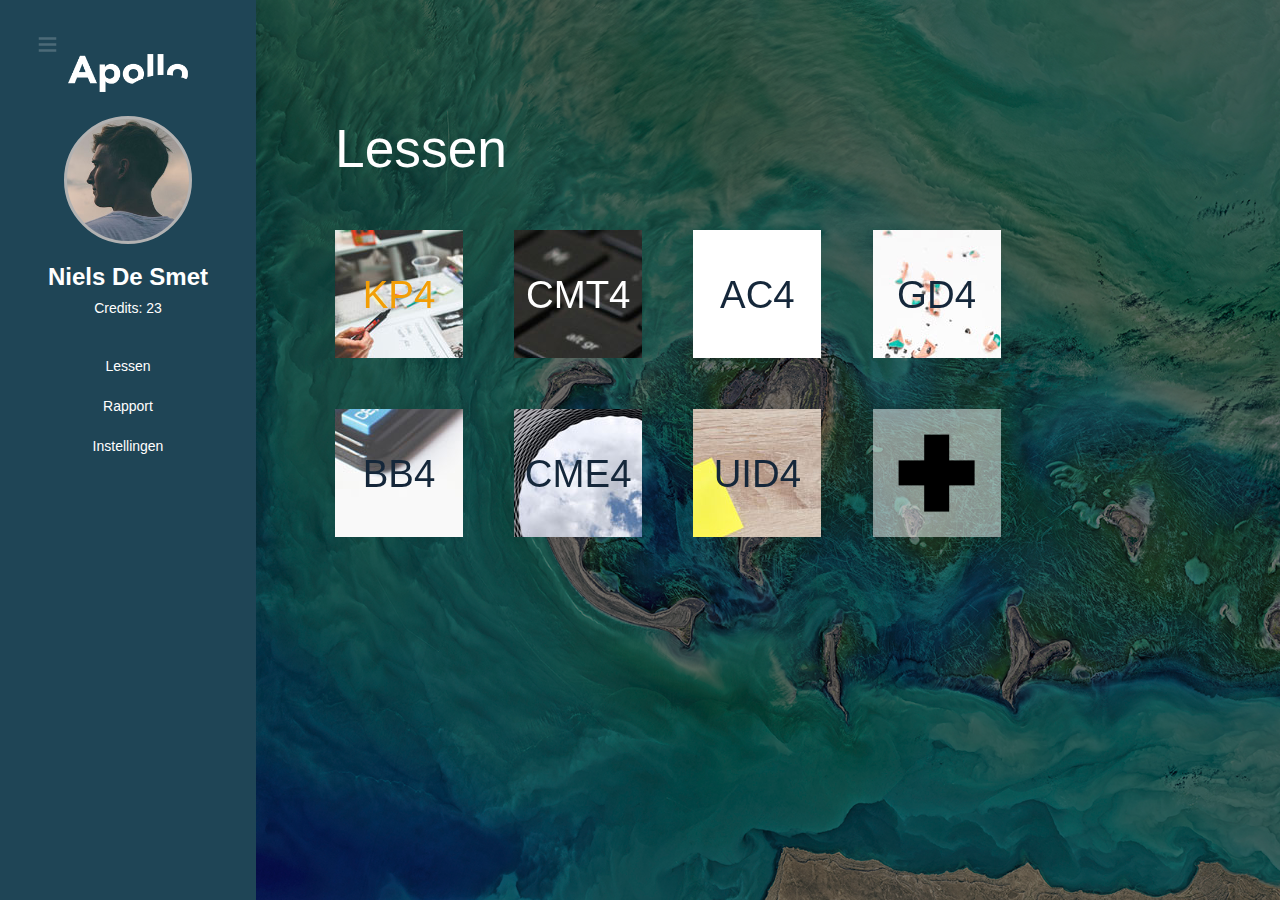
<file: dashboard.html>
<!doctype html>
<html>

<head>
	<title>Apollo</title>
	<link rel="stylesheet" type="text/css" href="css/reset.css">
	<link rel="stylesheet" type="text/css" href="css/style.css">
	<link href="https://fonts.googleapis.com/css?family=Roboto:300,500,900" rel="stylesheet">
	<link href="https://fonts.googleapis.com/css?family=Roboto+Slab:400,700" rel="stylesheet">
	<link rel="stylesheet" type="text/css" href="https://maxcdn.bootstrapcdn.com/bootstrap/3.3.7/css/bootstrap.min.css">
	<meta charset="utf-8">
	<meta name="viewport" content="width=device-width, initial-scale=1, maximum-scale=1, user-scalable=no">
</head>

<body>

	<div class="container-fluid achtergrond"></div>
	<div class="container-fluid achtergrondOverlay"></div>

	<div class="menuDisplayed" id="wrapper">

		<!-- Sidebar -->
		<div id="sidebar-wrapper">
			<ul class="sidebar-nav">
				<img class="logoNav" src="./images/LogoWit.png" alt="Logo">
				<div class="eigenFoto"></div>
				<h3 class="sidebar-naam">Niels De Smet</h3>
				<h5>Credits: 23</h5>
				<li><a href="dashboard.html">Lessen</a></li>
				<li><a href="#">Rapport</a></li>
				<li><a href="#">Instellingen</a></li>
			</ul>
		</div>



		<div id="page-content-wrapper">
			<a class="knopFixed" id="menu-toggle" href="#">
				<div class="hamburger">
					<div id="rect1"></div>
					<div id="rect2"></div>
					<div id="rect3"></div>
				</div>
			</a>

			<!-- Page content -->

			<div class="container-fluid">
				<div class="row">
					<div class=" ad col-lg-12">
						<h1 class="hoofdtitel">Lessen</h1>
					</div>
				</div>
				<div class="lessen">
					<div class="les les1">KP4
						<a class="insideLes" href="vragenlijst.html">Vragenlijst</a>
						<a class="insideLes" href="toets.html">Toets</a>
						<a class="insideLes" href="#">...</a>
					</div>
					<div class="les les2">CMT4
						<a class="insideLes" href="vragenlijst.html">Vragenlijst</a>
						<a class="insideLes" href="toets.html">Toets</a>
						<a class="insideLes" href="#">...</a>
					</div>
					<div class="les les3">AC4
						<a class="insideLes" href="vragenlijst.html">Vragenlijst</a>
						<a class="insideLes" href="toets.html">Toets</a>
						<a class="insideLes" href="#">...</a>
					</div>
					<div class="les les4">GD4
						<a class="insideLes" href="vragenlijst.html">Vragenlijst</a>
						<a class="insideLes" href="toets.html">Toets</a>
						<a class="insideLes" href="#">...</a>
					</div>
					<div class="les les5">BB4
						<a class="insideLes" href="vragenlijst.html">Vragenlijst</a>
						<a class="insideLes" href="toets.html">Toets</a>
						<a class="insideLes" href="#">...</a>
					</div>
					<div class="les les6">CME4
						<a class="insideLes" href="vragenlijst.html">Vragenlijst</a>
						<a class="insideLes" href="toets.html">Toets</a>
						<a class="insideLes" href="#">...</a>
					</div>
					<div class="les les7">UID4
						<a class="insideLes" href="vragenlijst.html">Vragenlijst</a>
						<a class="insideLes" href="toets.html">Toets</a>
						<a class="insideLes" href="#">...</a>
					</div>
					<a href="#popup1">
						<div id="toevoegenVak" class="les toevoegen toevoegenLes">
							<div class="rechtLijn"></div>
							<div class="neerLijn"></div>
						</div>
					</a>
					<div id="popup1" class="overlay">
						<div class="popup">
							<h2>Nieuw vak toevoegen</h2>
							<a class="close" href="#">&times;</a>
					      <form onsubmit="return false">
					          <p>Kies een vak om toe te voegen</p>
						         <select id="vakKiezen" name="vak-kiezen">
						          <option value="AC4">Anderstalige Communicatie 4</option>
						          <option value="BB4">Bedrijfsbeleid 4</option>
						          <option value="CMT4">Crossmediatechnologie 4</option>
						          <option value="CME4">Crossmedia experiment 4</option>
						          <option value="GD4">Grafisch design 4</option>
						          <option value="KP4">Kernproject 4</option>
						          <option value="UID4">Usability &amp; interaction Design 4</option>
						        </select>
						        <button id="vaktoevoegen"value="Toevoegen" style="margin-top: 25px; padding: 5px;">Toevoegen</button>
					      </form>
						 </div>
					</div>
				</div><!--einde div.lessen-->
			</div><!--einde div.container-fluid-->
		</div>
	</div>





		<script src="https://code.jquery.com/jquery-3.2.1.min.js" type="text/javascript"></script>
		<script type="text/javascript" src="js/index.js"></script>
		<script src="https://maxcdn.bootstrapcdn.com/bootstrap/3.3.7/js/bootstrap.min.js"></script>
</body>

</html>
</file>
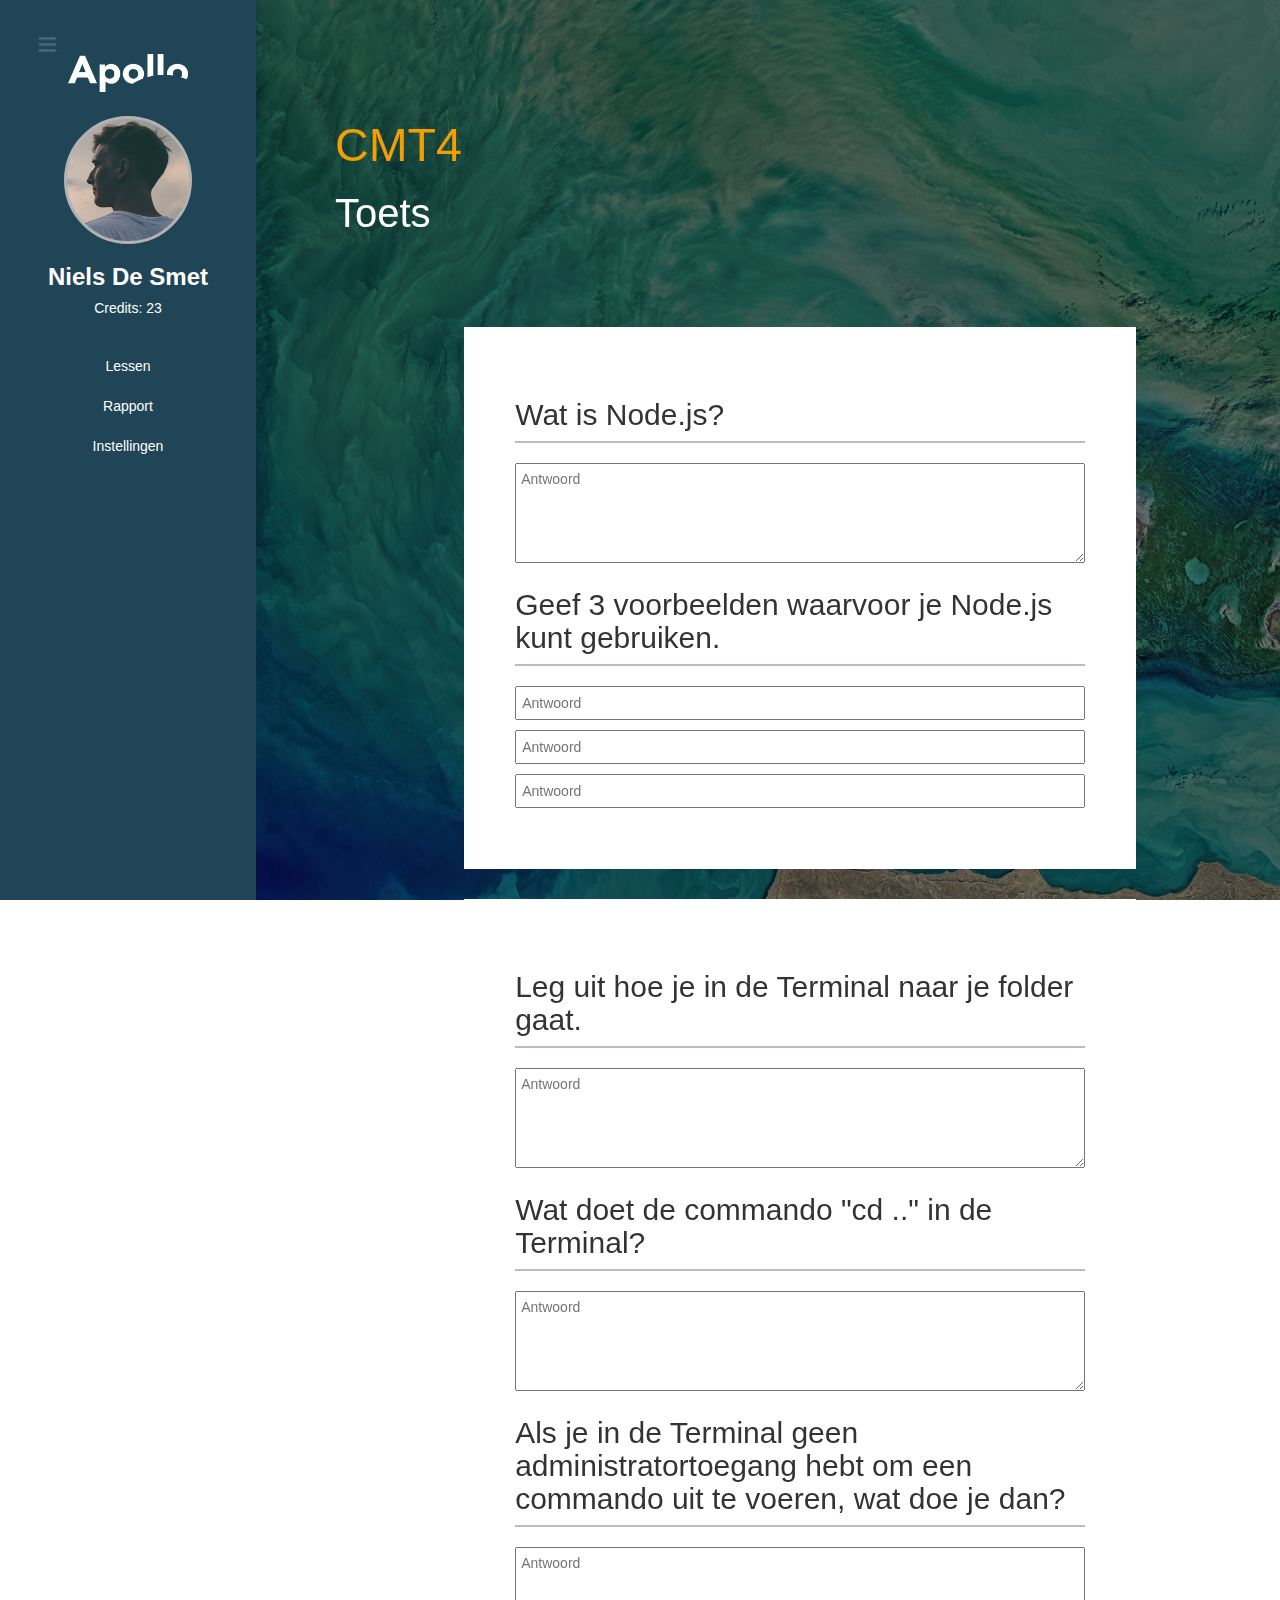
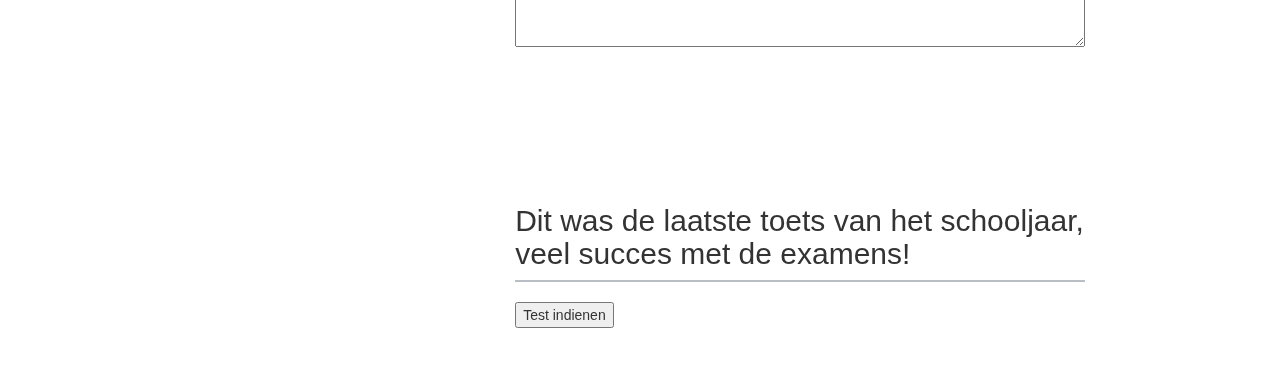
<file: toets.html>
<!doctype html>
<html>

<head>
	<title>Apollo</title>
	<link rel="stylesheet" type="text/css" href="css/reset.css">
	<link rel="stylesheet" type="text/css" href="css/style.css">
	<link href="https://fonts.googleapis.com/css?family=Roboto:300,500,900" rel="stylesheet">
	<link rel="stylesheet" type="text/css" href="https://maxcdn.bootstrapcdn.com/bootstrap/3.3.7/css/bootstrap.min.css">
	<meta charset="utf-8">
	<meta name="viewport" content="width=device-width, initial-scale=1, maximum-scale=1, user-scalable=no">
</head>

<body>

	<div class="container-fluid achtergrond"></div>
	<div class="container-fluid achtergrondOverlay"></div>

	<div class="menuDisplayed" id="wrapper">

		<!-- Sidebar -->
		<div id="sidebar-wrapper">
			<ul class="sidebar-nav">
				<img class="logoNav" src="./images/LogoWit.png" alt="Logo">
				<div class="eigenFoto"></div>
				<h3 class="sidebar-naam">Niels De Smet</h3>
				<h5>Credits: 23</h5>
				<li><a href="dashboard.html">Lessen</a></li>
				<li><a href="#">Rapport</a></li>
				<li><a href="#">Instellingen</a></li>
			</ul>
		</div>



		<div id="page-content-wrapper">
			<a class="knopFixed" id="menu-toggle" href="#">
				<div class="hamburger">
					<div id="rect1"></div>
					<div id="rect2"></div>
					<div id="rect3"></div>
				</div>
			</a>

			<!-- Page content -->

			<div class="container-fluid">
				<div class="row">
					<div class=" ad col-lg-12">
						<h1 class="dashboard-hoofdtitel">CMT4</h1>
						<h2 class="dashboard-subtitel">Toets</h2>
					</div>
				</div>
				<div class="row">
					<div class="content">
						<div class="content-vraag-sectie vs1">
							<!--
							<div class="content-vraag-info">
								<div class="content-vraag-gebruikersFoto gebruikersFoto"></div>
								<div class="content-vraag-gebruikersInfo">
									<h6 class="content-vraag-naam"><a class="content-vraag-gebruiker"href="">Dieter Vandenbroeck</a></h6>
									<h6 class="content-vraag-datum">16/05/2017 14:20</h6>
								</div>
							</div>--><!--einde div .content-vraag-info-->

							<div class="content-vraag-stelling">
								<h2 class="content-vraag-titel">Wat is Node.js?</h2>
								<div class="streep"></div>
								<form class="formAntwoord">
									<textarea placeholder="Antwoord" style="width: 100%; height: 100px; padding: 5px;"></textarea>
								</form>
							</div><!--einde div .content-vraag-stelling-->

							<div class="content-vraag-stelling">
								<h2 class="content-vraag-titel">Geef 3 voorbeelden waarvoor je Node.js kunt gebruiken.</h2>
								<div class="streep"></div>
								<form class="" action="index.html" method="post">
									<input placeholder="Antwoord" type="text" value="" style="margin-bottom: 10px; width: 100%; padding: 5px;"><br>
									<input placeholder="Antwoord" type="text" value="" style="margin-bottom: 10px; width: 100%; padding: 5px;"><br>
									<input placeholder="Antwoord" type="text" value="" style="margin-bottom: 10px; width: 100%; padding: 5px;">
								</form>
							</div><!--einde div .content-vraag-stelling-->
						</div><!--einde div .content-vraag-sectie-->


						<div class="content-vraag-sectie vs2">
							<!--
							<div class="content-vraag-info">
								<div class="content-vraag-gebruikersFoto gebruikersFoto"></div>
								<div class="content-vraag-gebruikersInfo">
									<h6 class="content-vraag-naam"><a class="content-vraag-gebruiker"href="">Ann Marynissen</a></h6>
									<h6 class="content-vraag-datum">16/05/2017 11:20</h6>
								</div>
							</div>--><!--einde div .content-vraag-info-->

							<div class="content-vraag-stelling">
								<h2 class="content-vraag-titel">Leg uit hoe je in de Terminal naar je folder gaat.</h2>
								<div class="streep"></div>
								<form class="formAntwoord">
									<textarea placeholder="Antwoord" style="width: 100%; height: 100px; padding: 5px;"></textarea>
								</form>
							</div><!--einde div .content-vraag-stelling-->

							<div class="content-vraag-stelling">
								<h2 class="content-vraag-titel">Wat doet de commando "cd .." in de Terminal?</h2>
								<div class="streep"></div>
								<form class="formAntwoord">
									<textarea placeholder="Antwoord" style="width: 100%; height: 100px; padding: 5px;"></textarea>
								</form>
							</div><!--einde div .content-vraag-stelling-->

							<div class="content-vraag-stelling">
								<h2 class="content-vraag-titel">Als je in de Terminal geen administratortoegang hebt om een commando uit te voeren, wat doe je dan?</h2>
								<div class="streep"></div>
								<form class="formAntwoord">
									<textarea placeholder="Antwoord" style="width: 100%; height: 100px; padding: 5px;"></textarea>
								</form>
							</div><!--einde div .content-vraag-stelling-->
						</div><!--einde div .content-vraag-sectie-->

						<div class="content-vraag-sectie vs2">
							<h2 class="content-vraag-titel">Dit was de laatste toets van het schooljaar, veel succes met de examens!</h2>
							<div class="streep"></div>
							<input type="submit" name="" value="Test indienen">
						</div>
					</div><!--einde div .content-->
				</div><!--einde div .row-->
			</div><!--einde div .container-fluid-->
		</div><!--einde div #page-content-wrapper-->
	</div><!--einde div #wrapper-->
	<script src="https://code.jquery.com/jquery-3.2.1.min.js" type="text/javascript"></script>
	<script type="text/javascript" src="js/index.js"></script>
	<script src="https://maxcdn.bootstrapcdn.com/bootstrap/3.3.7/js/bootstrap.min.js"></script>
</body>

</html>
</file>
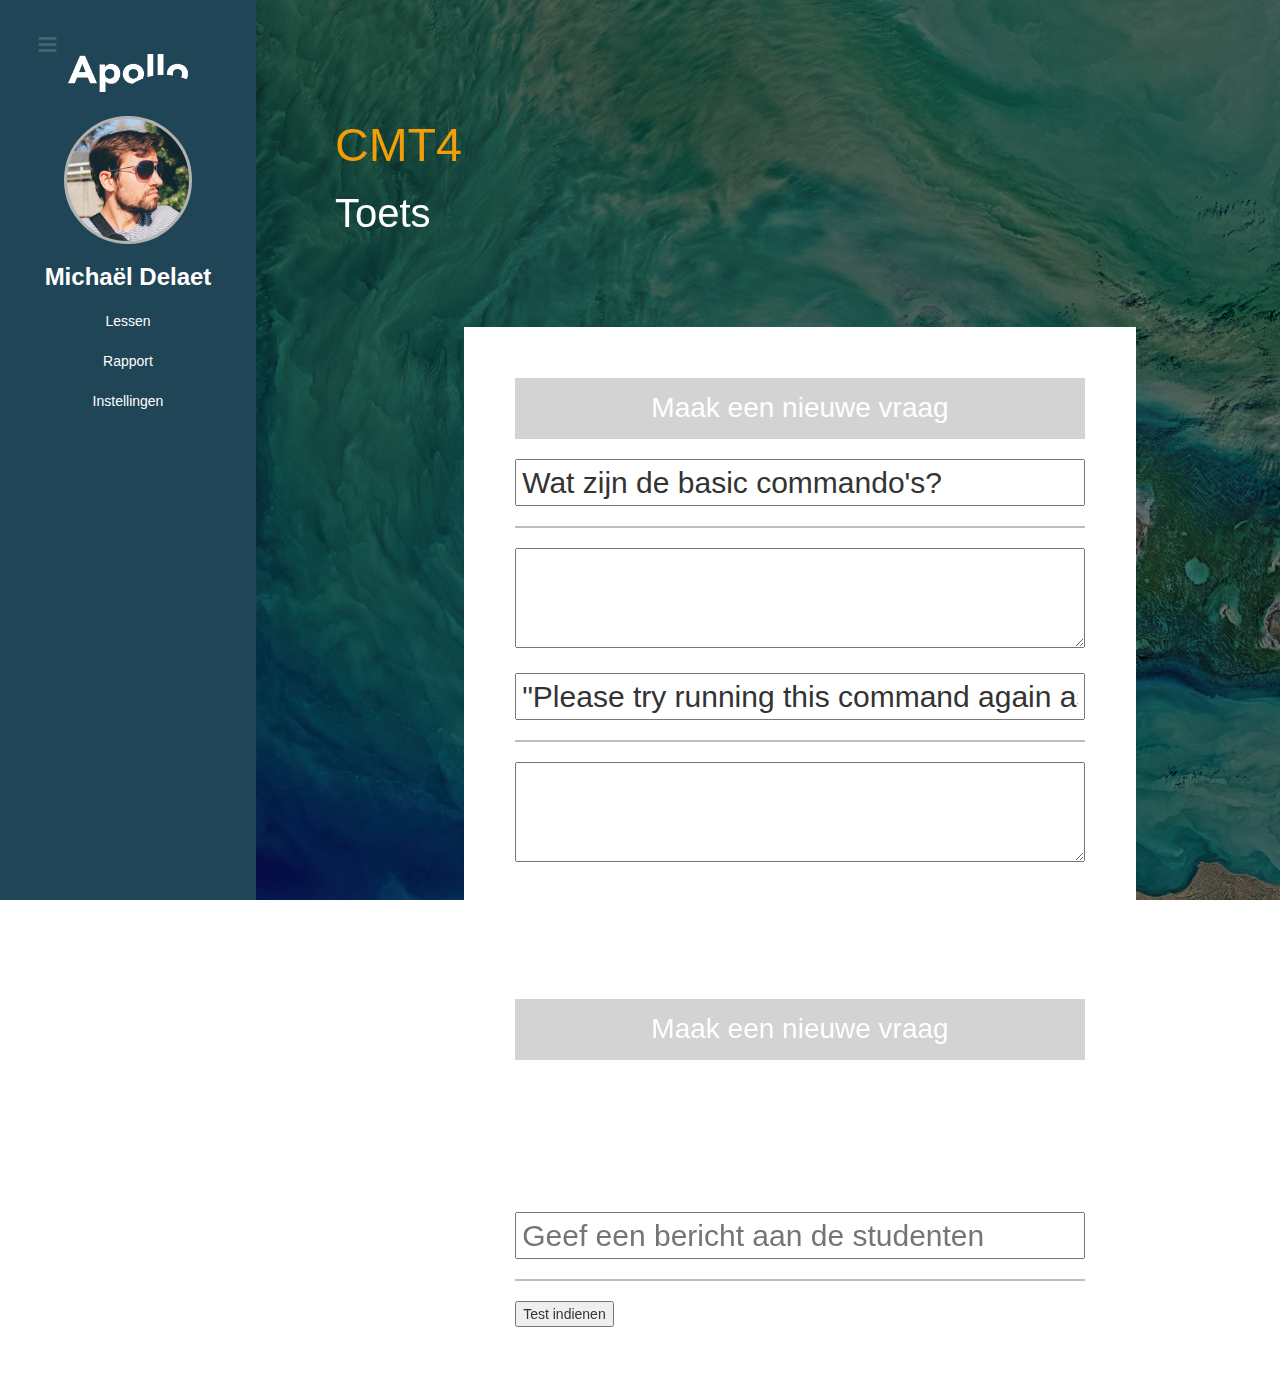
<file: toetsMaken.html>
<!doctype html>
<html>

<head>
	<title>Apollo</title>
	<link rel="stylesheet" type="text/css" href="css/reset.css">
	<link rel="stylesheet" type="text/css" href="css/style.css">
	<link href="https://fonts.googleapis.com/css?family=Roboto:300,500,900" rel="stylesheet">
	<link rel="stylesheet" type="text/css" href="https://maxcdn.bootstrapcdn.com/bootstrap/3.3.7/css/bootstrap.min.css">
	<meta charset="utf-8">
	<meta name="viewport" content="width=device-width, initial-scale=1, maximum-scale=1, user-scalable=no">
</head>

<body>

	<div class="container-fluid achtergrond"></div>
	<div class="container-fluid achtergrondOverlay"></div>

	<div class="menuDisplayed" id="wrapper">

		<!-- Sidebar -->
		<div id="sidebar-wrapper">
			<ul class="sidebar-nav">
				<img class="logoNav" src="./images/LogoWit.png" alt="Logo">
				<div class="eigenFoto vs8"></div>
				<h3 class="sidebar-naam">Michaël Delaet</h3>
				<li><a href="dashboard.html">Lessen</a></li>
				<li><a href="#">Rapport</a></li>
				<li><a href="#">Instellingen</a></li>
			</ul>
		</div>



		<div id="page-content-wrapper">
			<a class="knopFixed" id="menu-toggle" href="#">
				<div class="hamburger">
					<div id="rect1"></div>
					<div id="rect2"></div>
					<div id="rect3"></div>
				</div>
			</a>

			<!-- Page content -->

			<div class="container-fluid">
				<div class="row">
					<div class=" ad col-lg-12">
						<h1 class="dashboard-hoofdtitel">CMT4</h1>
						<h2 class="dashboard-subtitel">Toets</h2>
					</div>
				</div>
				<div class="row">
					<div class="content vraagGebied">

						<!--<div class="content-vraag-stelling  nieuwVraagGebied">
							<h4 class="content-vraag-titel">Maak een nieuw vraaggebied</h4>
						</div>-->


						<div class="content-vraag-sectie vs1">
							<div class="nieuweVraag nieuweVraag1">
								<h4 class="content-vraag-titel">Maak een nieuwe vraag</h4>
							</div>

							<h2 class="content-vraag-titel">
								<form>
									<input placeholder="Stel een vraag" type="text" value="Wat zijn de basic commando's?" style="margin-bottom: 10px; width: 100%; padding: 5px;">
								</form>
							</h2>
							<div class="streep"></div>
							<form class="formAntwoord">
								<textarea placeholder="Antwoord van student" style="width: 100%; height: 100px; padding: 5px;">

								</textarea>
							</form>

							<h2 class="content-vraag-titel">
								<form>
									<input placeholder="Stel een vraag" type="text" value='"Please try running this command again as Root/Administrator"' style="margin-bottom: 10px; width: 100%; padding: 5px;">
								</form>
							</h2>
							<div class="streep"></div>
							<form class="formAntwoord">
								<textarea placeholder="Antwoord van student" style="width: 100%; height: 100px; padding: 5px;">

								</textarea>
							</form>
						</div>


						<div class="content-vraag-sectie vs2">
							<div class="content-vraag-stelling nieuweVraag nieuweVraag2">
								<h4 class="content-vraag-titel">Maak een nieuwe vraag</h4>
							</div>
						</div>


						<div class="content-vraag-sectie">
							<h2 class="content-vraag-titel"><form><input placeholder="Geef een bericht aan de studenten" type="text" value="" style="margin-bottom: 10px; width: 100%; padding: 5px;"></form></h2>
							<div class="streep"></div>
							<input type="submit" name="" value="Test indienen">
						</div>


					</div><!--einde div .content-->
				</div><!--einde div .row-->
			</div><!--einde div .container-fluid-->
		</div><!--einde div #page-content-wrapper-->
	</div><!--einde div #wrapper-->
	<script src="https://code.jquery.com/jquery-3.2.1.min.js" type="text/javascript"></script>
	<script type="text/javascript" src="js/index.js"></script>
	<script src="https://maxcdn.bootstrapcdn.com/bootstrap/3.3.7/js/bootstrap.min.js"></script>
</body>

</html>
</file>
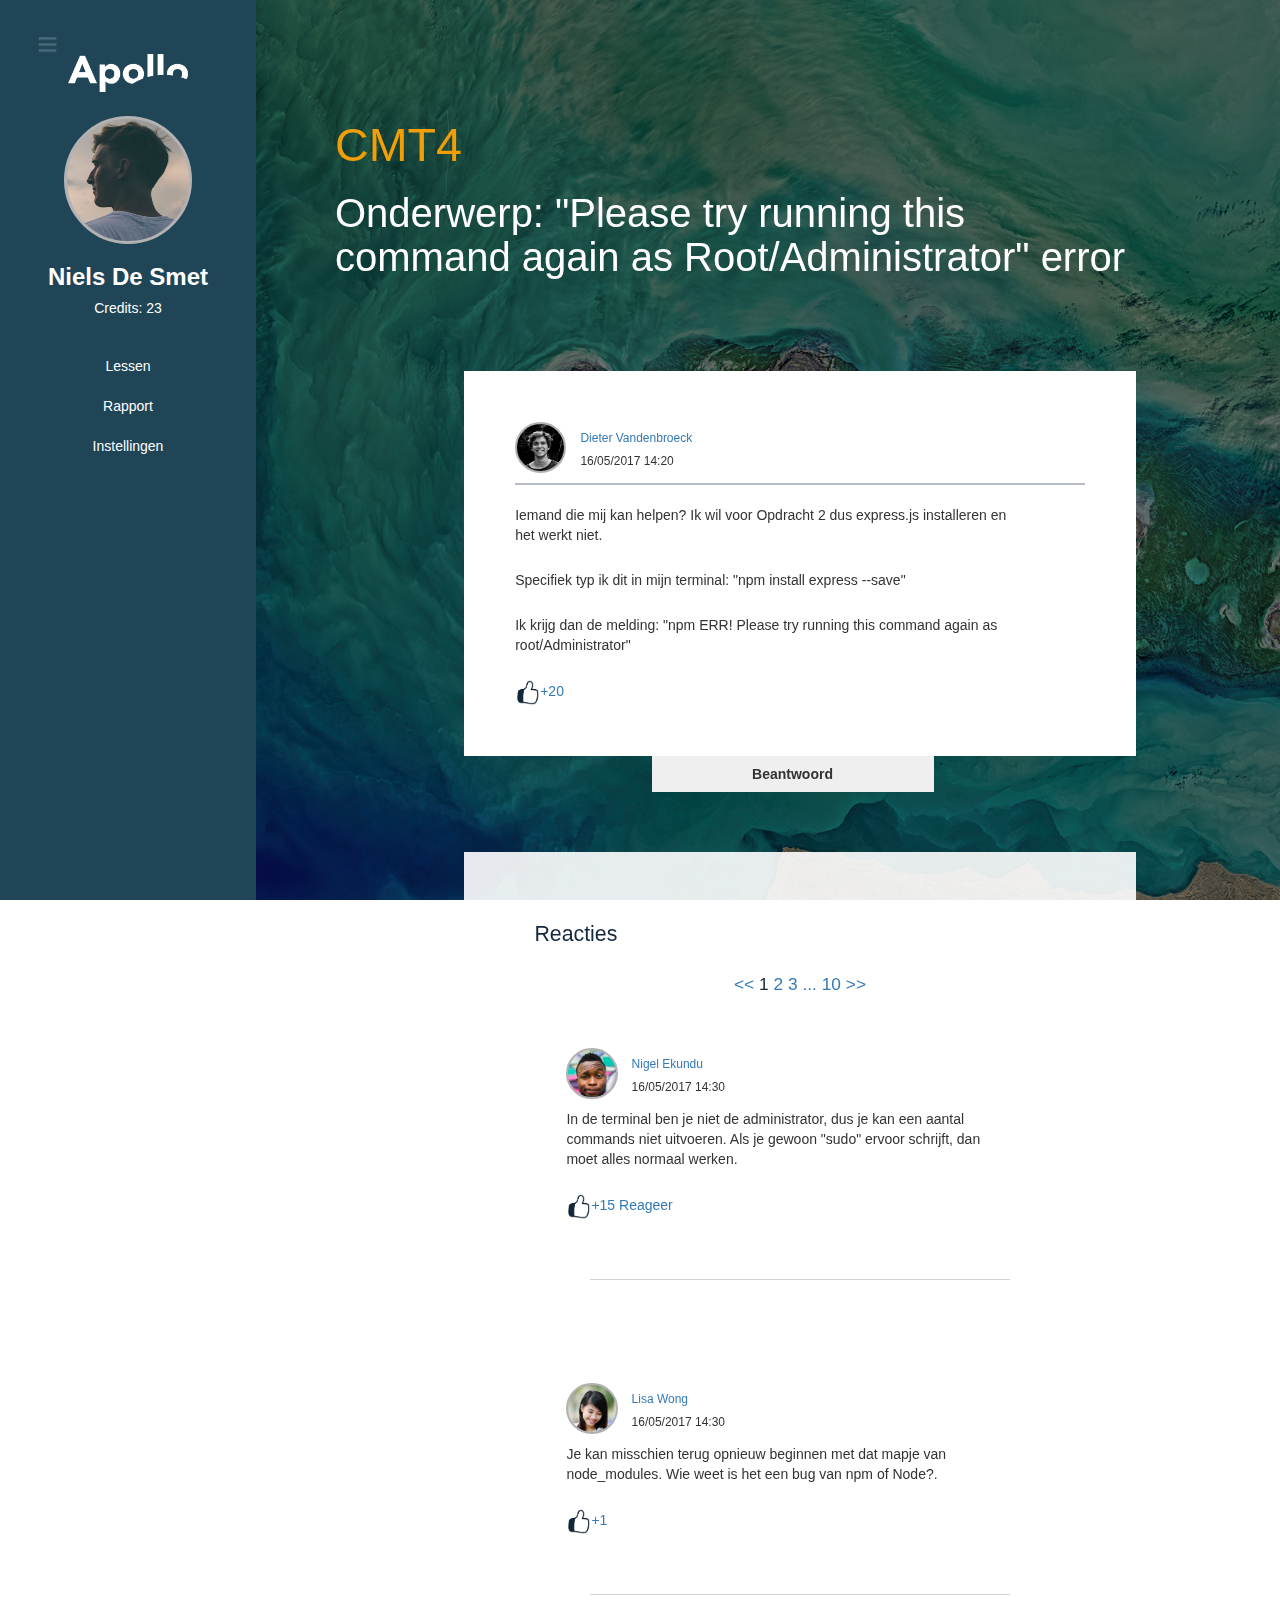
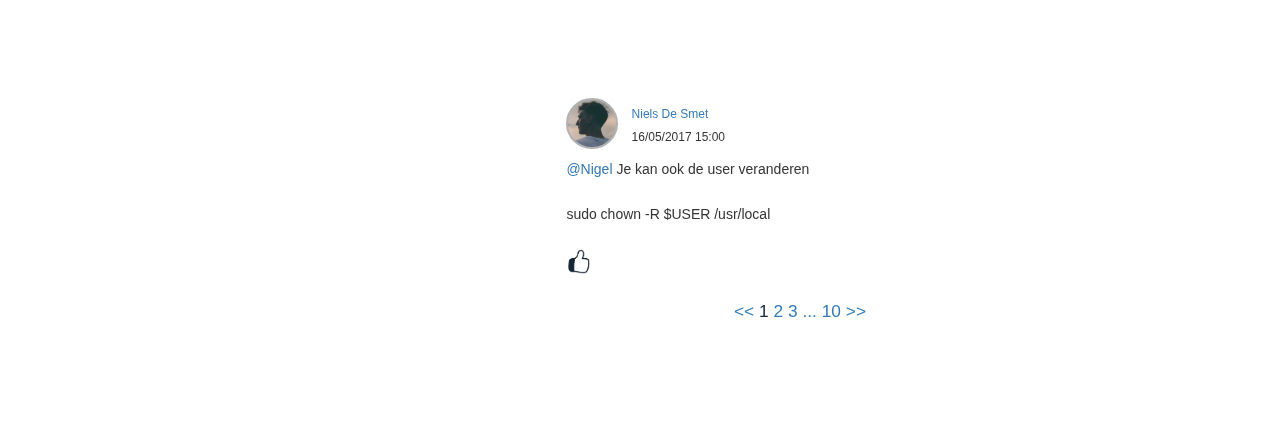
<file: vraag.html>
<!doctype html>
<html>

<head>
	<title>Apollo</title>
	<link rel="stylesheet" type="text/css" href="css/reset.css">
	<link rel="stylesheet" type="text/css" href="css/style.css">
	<link href="https://fonts.googleapis.com/css?family=Roboto:300,500,900" rel="stylesheet">
	<link rel="stylesheet" type="text/css" href="https://maxcdn.bootstrapcdn.com/bootstrap/3.3.7/css/bootstrap.min.css">
	<link href="https://cdn.quilljs.com/1.2.4/quill.snow.css" rel="stylesheet">
	<meta charset="utf-8">
	<meta name="viewport" content="width=device-width, initial-scale=1, maximum-scale=1, user-scalable=no">
</head>

<body>

	<div class="container-fluid achtergrond"></div>
	<div class="container-fluid achtergrondOverlay"></div>

	<div class="menuDisplayed" id="wrapper">

		<!-- Sidebar -->
		<div id="sidebar-wrapper">
			<ul class="sidebar-nav">
				<img class="logoNav" src="./images/LogoWit.png" alt="Logo">
				<div class="eigenFoto"></div>
				<h3 class="sidebar-naam">Niels De Smet</h3>
				<h5>Credits: 23</h5>
				<li><a href="dashboard.html">Lessen</a></li>
				<li><a href="#">Rapport</a></li>
				<li><a href="#">Instellingen</a></li>
			</ul>
		</div>

		<div id="page-content-wrapper">
			<a class="knopFixed" id="menu-toggle" href="#">
				<div class="hamburger">
					<div id="rect1"></div>
					<div id="rect2"></div>
					<div id="rect3"></div>
				</div>
			</a>

			<!-- Page content -->
			<div class="container-fluid">
				<div class="row">
					<div class=" ad col-lg-12">
						<h1 class="dashboard-hoofdtitel">CMT4</h1>
						<h2 class="dashboard-subtitel">Onderwerp: "Please try running this command again as Root/Administrator" error</h2>
					</div>
				</div>
				<div class="row">
					<div class="content">
						<div class="content-vraag-sectie vs1">
							<div class="content-vraag-info">
								<div class="content-vraag-gebruikersFoto gebruikersFoto"></div>
								<div class="content-vraag-gebruikersInfo">
									<h6 class="content-vraag-naam"><a class="content-vraag-gebruiker"href="">Dieter Vandenbroeck</a></h6>
									<h6 class="content-vraag-datum">16/05/2017 14:20</h6>
								</div>
							</div><!--einde div .content-vraag-info-->

							<div class="content-vraag-stelling">
								<div class="streep"></div>
									<p class="content-vraag-tekst">Iemand die mij kan helpen? Ik wil voor Opdracht 2 dus express.js installeren en het werkt niet.</p>
									<p class="content-vraag-tekst">Specifiek typ ik dit in mijn terminal: "npm install express --save"</p>
									<p class="content-vraag-tekst">Ik krijg dan de melding: "npm ERR! Please try running this command again as root/Administrator"</p>
								<div class="content-rating">
										<a class="rating"href="#" data-likes="20"><img src="./images/apollo_icon_1.png" width="25">+20</a>
								</div>
							</div><!--einde div .content-vraag-stelling-->
						</div><!--einde div .content-vraag-sectie-->

						<div class="content-tools">
							<button id="vraag-beantwoord" class="button-tool">Beantwoord</button>
						</div>

						<div id="sectie-beantwoorden" class="tool-wrapper onzichtbaar">
							<div id="toolbar"></div>
							<div id="editor"></div>
							<input type="submit" class="submit-button">
						</div>

						<div id="sectie-antwoorden" class="content-vraag-sectie antwoorden">
								<h3  class="dashboard-antwoorden">Reacties</h3>
								<div class="previous-next">
										<a href="#"><<</a>
										<a href="#" class="previous-next-active">1</a>
										<a href="#">2</a>
										<a href="#">3</a>
										<a href="#">...</a>
										<a href="#">10</a>
										<a href="#">>></a>
								</div>
					      <div class="antwoord">
									<div class="content-vraag-info vs4">
										<div class="content-vraag-gebruikersFoto gebruikersFoto"></div>
										<div class="content-vraag-gebruikersInfo">
											<h6 class="content-vraag-naam"><a class="content-vraag-gebruiker"href="">Nigel Ekundu</a></h6>
											<h6 class="content-vraag-datum">16/05/2017 14:30</h6>
										</div>
									</div><!--einde div .content-vraag-info-->
					        <p class="content-vraag-tekst">In de terminal ben je niet de administrator, dus je kan een aantal commands niet uitvoeren. Als je gewoon "sudo" ervoor schrijft, dan moet alles normaal werken.</p>
									<div class="content-rating">
											<a class="rating"href="#" data-likes="15"><img src="./images/apollo_icon_1.png" width="25">+15</a>
											<a href="#" class="">Reageer</a>
									</div>

									<div class="streep-2"></div>
								</div><!--einde div .antwoord-->
								<div class="antwoord">
									<div class="content-vraag-info vs3">
										<div class="content-vraag-gebruikersFoto gebruikersFoto"></div>
										<div class="content-vraag-gebruikersInfo">
											<h6 class="content-vraag-naam"><a class="content-vraag-gebruiker"href="">Lisa Wong</a></h6>
											<h6 class="content-vraag-datum">16/05/2017 14:30</h6>
										</div>
									</div><!--einde div .content-vraag-info-->
					        <p class="content-vraag-tekst">Je kan misschien terug opnieuw beginnen met dat mapje van node_modules. Wie weet is het een bug van npm of Node?.</p>
									<div class="content-rating">
											<a class="rating"href="#" data-likes="1"><img src="./images/apollo_icon_1.png" width="25">+1</a>
									</div>
									<div class="streep-2"></div>
								</div><!--einde div .antwoord-->
								<div class="antwoord">
									<div class="content-vraag-info vs5">
										<div class="content-vraag-gebruikersFoto gebruikersFoto"></div>
										<div class="content-vraag-gebruikersInfo">
											<h6 class="content-vraag-naam"><a class="content-vraag-gebruiker"href="">Niels De Smet</a></h6>
											<h6 class="content-vraag-datum">16/05/2017 15:00</h6>
										</div>
									</div><!--einde div .content-vraag-info-->
					        <p class="content-vraag-tekst"><a href="#">@Nigel</a> Je kan ook de user veranderen</p>
									<p class="content-vraag-tekst">sudo chown -R $USER /usr/local</p>
									<div class="content-rating">
											<a class="rating"href="#" data-likes="0"><img src="./images/apollo_icon_1.png" width="25"></a>
									</div>
									<div class="previous-next">
											<a href="#"><<</a>
											<a href="#" class="previous-next-active">1</a>
											<a href="#">2</a>
											<a href="#">3</a>
											<a href="#">...</a>
											<a href="#">10</a>
											<a href="#">>></a>
									</div>
								</div><!--einde div .antwoord-->
						</div><!--einde div .content-vraag-sectie antwoorden-->

					</div><!--einde div .content-->
				</div><!--einde div .row-->
			</div><!--einde div .container-fluid-->
			</div><!--einde div #page-content-wrapper-->
			</div><!--einde div #wrapper-->

		<script src="https://code.jquery.com/jquery-3.2.1.min.js" type="text/javascript"></script>
		<script src="https://cdn.quilljs.com/1.2.4/quill.js"></script>
		<script type="text/javascript" src="js/index.js"></script>
		<script src="https://maxcdn.bootstrapcdn.com/bootstrap/3.3.7/js/bootstrap.min.js"></script>

</body>

</html>
</file>
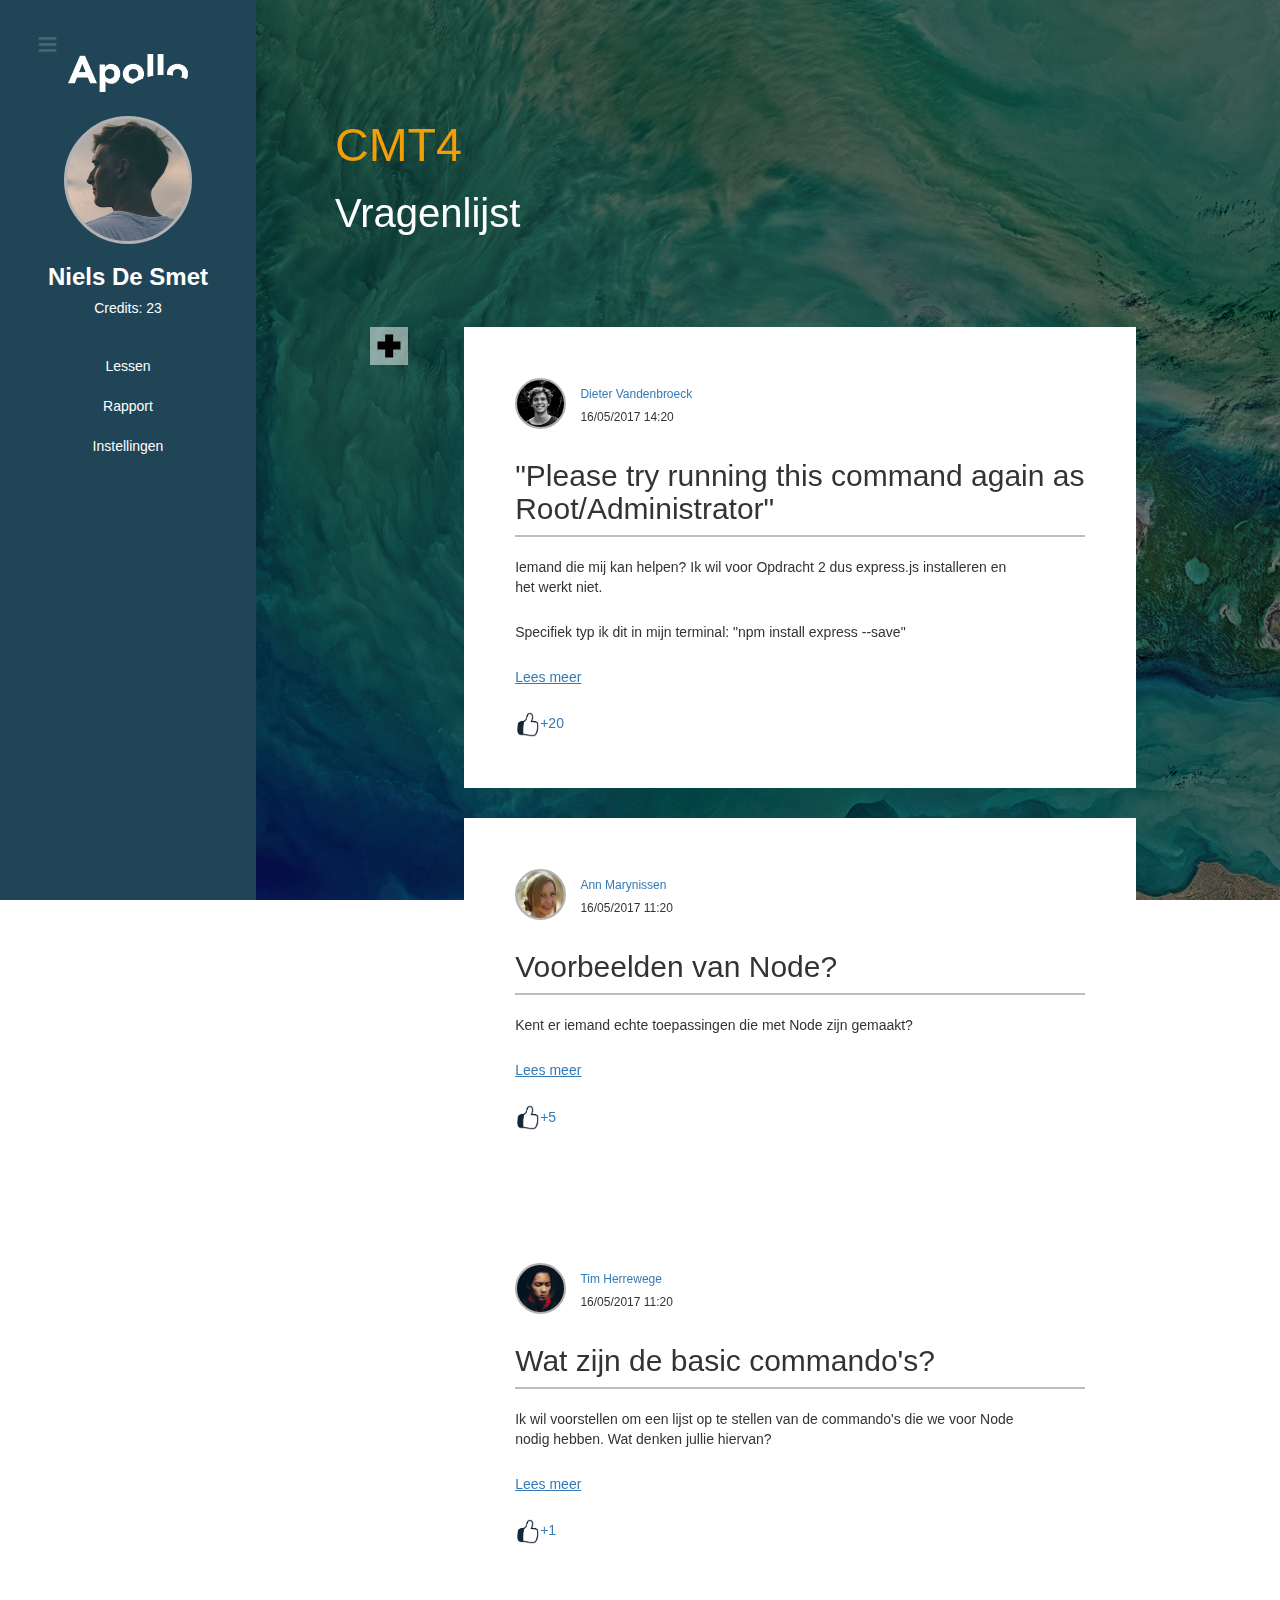
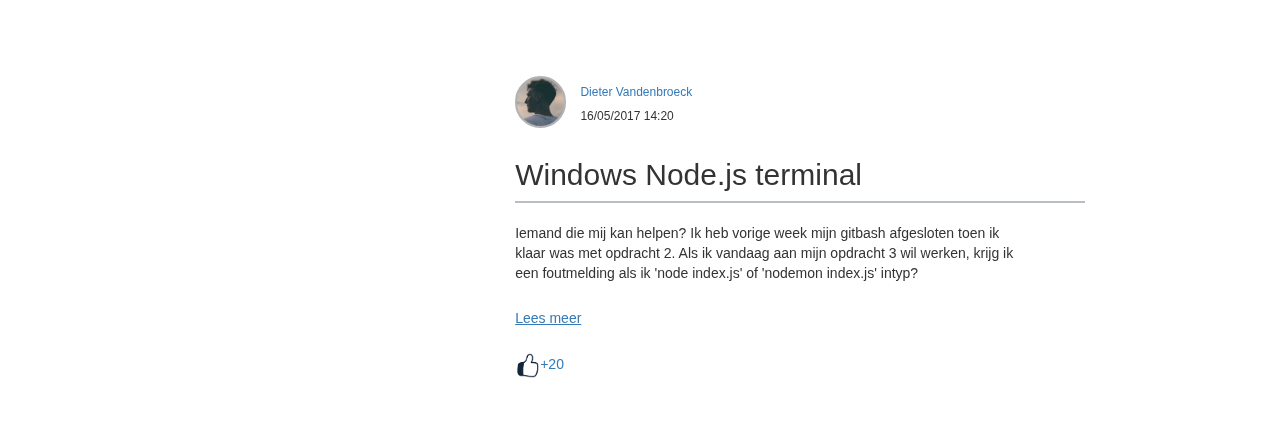
<file: vragenlijst.html>
<!doctype html>
<html>

<head>
	<title>Apollo</title>
	<link rel="stylesheet" type="text/css" href="css/reset.css">
	<link rel="stylesheet" type="text/css" href="css/style.css">
	<link href="https://fonts.googleapis.com/css?family=Roboto:300,500,900" rel="stylesheet">
	<link rel="stylesheet" type="text/css" href="https://maxcdn.bootstrapcdn.com/bootstrap/3.3.7/css/bootstrap.min.css">
	<meta charset="utf-8">
	<meta name="viewport" content="width=device-width, initial-scale=1, maximum-scale=1, user-scalable=no">
</head>

<body id="page-vragenlijst">

	<div class="container-fluid achtergrond"></div>
	<div class="container-fluid achtergrondOverlay"></div>

	<div class="menuDisplayed" id="wrapper">

		<!-- Sidebar -->
		<div id="sidebar-wrapper">
			<ul class="sidebar-nav">
				<img class="logoNav" src="./images/LogoWit.png" alt="Logo">
				<div class="eigenFoto"></div>
				<h3 class="sidebar-naam">Niels De Smet</h3>
				<h5>Credits: 23</h5>
				<li><a href="dashboard.html">Lessen</a></li>
				<li><a href="#">Rapport</a></li>
				<li><a href="#">Instellingen</a></li>
			</ul>
		</div>



		<div id="page-content-wrapper">
			<a class="knopFixed" id="menu-toggle" href="#">
				<div class="hamburger">
					<div id="rect1"></div>
					<div id="rect2"></div>
					<div id="rect3"></div>
				</div>
			</a>

			<!-- Page content -->

			<div class="container-fluid">
				<div class="row">
					<div class=" ad col-lg-12">
						<h1 class="dashboard-hoofdtitel">CMT4</h1>
						<h2 class="dashboard-subtitel">Vragenlijst</h2>
					</div>
				</div>
				<div class="row">
					<div class="content">
						<div id="vraagToevoegen" class="toevoegen toevoegenVraag">
							<div class="rechtLijn"></div>
							<div class="neerLijn"></div>
						</div>

						<div id="nieuweVraag"class="content-vraag-sectie vs5 onzichtbaar">
						  <div class="content-vraag-info">
						    <div class="content-vraag-gebruikersFoto gebruikersFoto"></div>
						    <div class="content-vraag-gebruikersInfo">
						      <h6 class="content-vraag-naam"><a class="content-vraag-gebruiker"href="">Niels De Smet</a></h6>
						      <h6 class="content-vraag-datum">16/05/2017 18:00</h6>
						    </div>
						  </div><!--einde div .content-vraag-info-->

						  <div class="content-vraag-stelling">
						    <form>
									<input placeholder="Titel vraagstelling" type="text" value="" style="margin-top: 10px; margin-bottom: 10px; width: 100%; padding: 5px;">
						    <div class="streep"></div>
						    <textarea placeholder="Stel hier je vraag" style="width: 100%; height: 100px; padding: 5px;"></textarea>
								<input type="submit" name="submit" value="Plaatsen" style="margin-top: 25px">
						    </form>
						  </div><!--einde div .content-vraag-stelling-->
						</div><!--einde div .content-vraag-sectie-->

						<div class="content-vraag-sectie vs1">
							<div class="content-vraag-info">
								<div class="content-vraag-gebruikersFoto gebruikersFoto"></div>
								<div class="content-vraag-gebruikersInfo">
									<h6 class="content-vraag-naam"><a class="content-vraag-gebruiker"href="">Dieter Vandenbroeck</a></h6>
									<h6 class="content-vraag-datum">16/05/2017 14:20</h6>
								</div>
							</div><!--einde div .content-vraag-info-->

							<div class="content-vraag-stelling">
								<h2 class="content-vraag-titel">"Please try running this command again as Root/Administrator"</h2>
								<div class="streep"></div>
								<p class="content-vraag-tekst">Iemand die mij kan helpen? Ik wil voor Opdracht 2 dus express.js installeren en het werkt niet.</p>
								<p class="content-vraag-tekst">Specifiek typ ik dit in mijn terminal: "npm install express --save"</p>
								<a class="leesMeer" href="vraag.html">Lees meer</a>
								<div class="content-rating">
										<a class="rating" href="#" data-likes="20"><img src="./images/apollo_icon_1.png" width="25">+20</a>
								</div>
							</div><!--einde div .content-vraag-stelling-->
						</div><!--einde div .content-vraag-sectie-->

						<div class="content-vraag-sectie vs2">
							<div class="content-vraag-info">
								<div class="content-vraag-gebruikersFoto gebruikersFoto"></div>
								<div class="content-vraag-gebruikersInfo">
									<h6 class="content-vraag-naam"><a class="content-vraag-gebruiker"href="">Ann Marynissen</a></h6>
									<h6 class="content-vraag-datum">16/05/2017 11:20</h6>
								</div>
							</div><!--einde div .content-vraag-info-->

							<div class="content-vraag-stelling">
								<h2 class="content-vraag-titel">Voorbeelden van Node?</h2>
								<div class="streep"></div>
								<p class="content-vraag-tekst">Kent er iemand echte toepassingen die met Node zijn gemaakt?</p>
								<a class="leesMeer" href="#">Lees meer</a>
								<div class="content-rating">
										<a class="rating"href="#" data-likes="5"><img src="./images/apollo_icon_1.png" width="25">+5</a>
								</div>
							</div><!--einde div .content-vraag-stelling-->
						</div><!--einde div .content-vraag-sectie-->
						<div class="content-vraag-sectie vs6">
							<div class="content-vraag-info">
								<div class="content-vraag-gebruikersFoto gebruikersFoto"></div>
								<div class="content-vraag-gebruikersInfo">
									<h6 class="content-vraag-naam"><a class="content-vraag-gebruiker"href="">Tim Herrewege</a></h6>
									<h6 class="content-vraag-datum">16/05/2017 11:20</h6>
								</div>
							</div><!--einde div .content-vraag-info-->

							<div class="content-vraag-stelling">
								<h2 class="content-vraag-titel">Wat zijn de basic commando's?</h2>
								<div class="streep"></div>
								<p class="content-vraag-tekst">Ik wil voorstellen om een lijst op te stellen van de commando's die we voor Node nodig hebben. Wat denken jullie hiervan?</p>
								<a class="leesMeer" href="#">Lees meer</a>
								<div class="content-rating">
										<a class="rating"href="#" data-likes="1"><img src="./images/apollo_icon_1.png" width="25">+1</a>
								</div>
							</div><!--einde div .content-vraag-stelling-->
						</div><!--einde div .content-vraag-sectie-->

						<div class="content-vraag-sectie vs5">
							<div class="content-vraag-info">
								<div class="content-vraag-gebruikersFoto gebruikersFoto"></div>
								<div class="content-vraag-gebruikersInfo">
									<h6 class="content-vraag-naam"><a class="content-vraag-gebruiker"href="">Dieter Vandenbroeck</a></h6>
									<h6 class="content-vraag-datum">16/05/2017 14:20</h6>
								</div>
							</div><!--einde div .content-vraag-info-->

							<div class="content-vraag-stelling">
								<h2 class="content-vraag-titel">Windows Node.js terminal</h2>
								<div class="streep"></div>
								<p class="content-vraag-tekst">Iemand die mij kan helpen? Ik heb vorige week mijn gitbash afgesloten toen ik klaar was met opdracht 2. Als ik vandaag aan mijn opdracht 3 wil werken, krijg ik een foutmelding als ik 'node index.js' of 'nodemon index.js' intyp?</p>
								<a class="leesMeer" href="vraag.html">Lees meer</a>
								<div class="content-rating">
										<a class="rating"href="#"><img src="./images/apollo_icon_1.png" width="25">+20</a>
								</div>
							</div><!--einde div .content-vraag-stelling-->
						</div><!--einde div .content-vraag-sectie-->
					</div><!--einde div .content-->
				</div><!--einde div .row-->
			</div><!--einde div .container-fluid-->
		</div><!--einde div #page-content-wrapper-->
	</div><!--einde div #wrapper-->
	<script src="https://code.jquery.com/jquery-3.2.1.min.js" type="text/javascript"></script>
	<script type="text/javascript" src="js/index.js"></script>
	<script src="https://maxcdn.bootstrapcdn.com/bootstrap/3.3.7/js/bootstrap.min.js"></script>
</body>

</html>
</file>
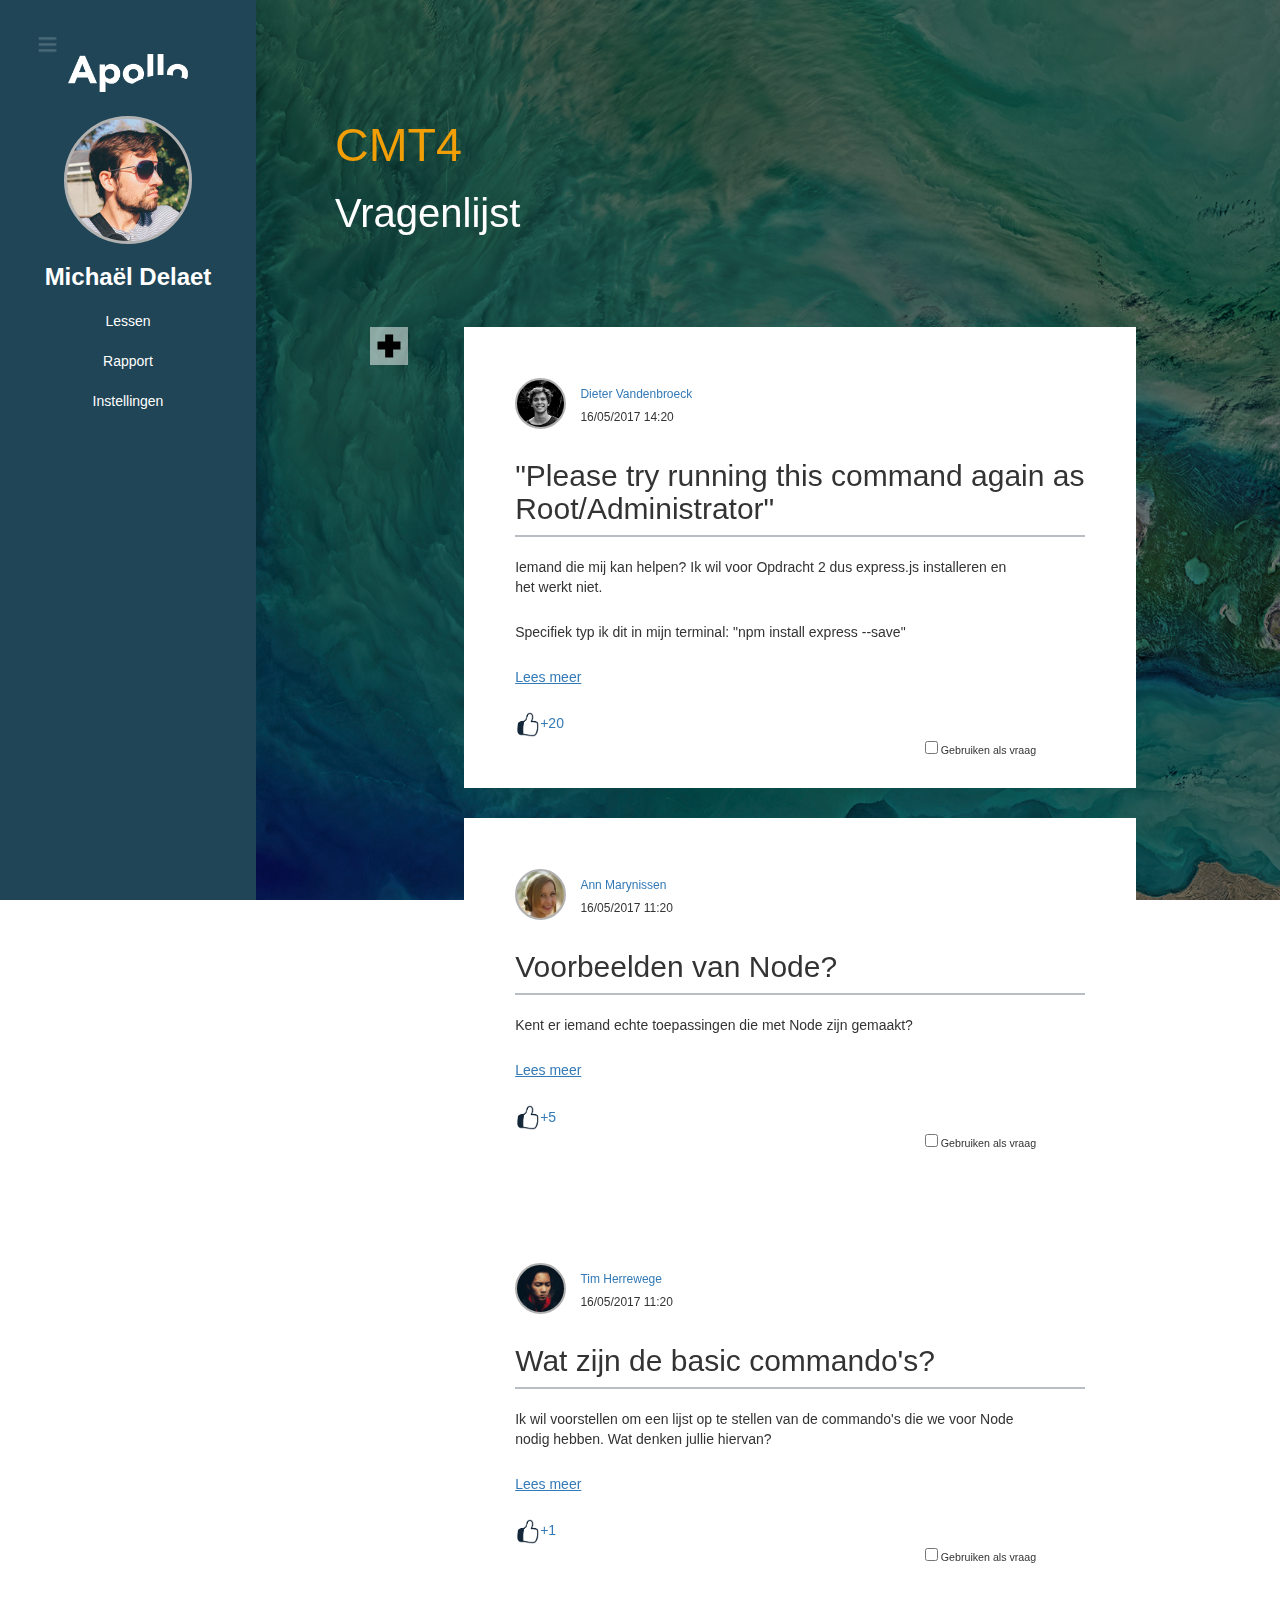
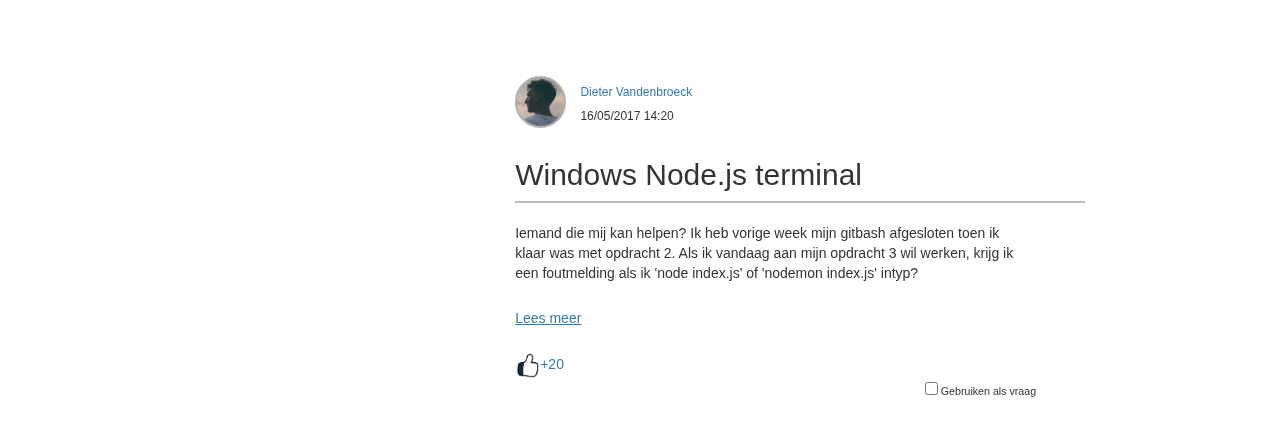
<file: vragenlijstLector.html>
<!doctype html>
<html>

<head>
	<title>Apollo</title>
	<link rel="stylesheet" type="text/css" href="css/reset.css">
	<link rel="stylesheet" type="text/css" href="css/style.css">
	<link href="https://fonts.googleapis.com/css?family=Roboto:300,500,900" rel="stylesheet">
	<link rel="stylesheet" type="text/css" href="https://maxcdn.bootstrapcdn.com/bootstrap/3.3.7/css/bootstrap.min.css">
	<meta charset="utf-8">
	<meta name="viewport" content="width=device-width, initial-scale=1, maximum-scale=1, user-scalable=no">
</head>

<body id="page-vragenlijst">

	<div class="container-fluid achtergrond"></div>
	<div class="container-fluid achtergrondOverlay"></div>

	<div class="menuDisplayed" id="wrapper">

		<!-- Sidebar -->
		<div id="sidebar-wrapper">
			<ul class="sidebar-nav">
				<img class="logoNav" src="./images/LogoWit.png" alt="Logo">
				<div class="eigenFoto vs8"></div>
				<h3 class="sidebar-naam">Michaël Delaet</h3>
				<li><a href="dashboard.html">Lessen</a></li>
				<li><a href="#">Rapport</a></li>
				<li><a href="#">Instellingen</a></li>
			</ul>
		</div>



		<div id="page-content-wrapper">
			<a class="knopFixed" id="menu-toggle" href="#">
				<div class="hamburger">
					<div id="rect1"></div>
					<div id="rect2"></div>
					<div id="rect3"></div>
				</div>
			</a>

			<!-- Page content -->

			<div class="container-fluid">
				<div class="row">
					<div class=" ad col-lg-12">
						<h1 class="dashboard-hoofdtitel">CMT4</h1>
						<h2 class="dashboard-subtitel">Vragenlijst</h2>
					</div>
				</div>
				<div class="row">
					<div class="content">
						<div id="vraagToevoegen" class="toevoegen toevoegenVraag">
							<div class="rechtLijn"></div>
							<div class="neerLijn"></div>
						</div>

						<div id="nieuweVraag"class="content-vraag-sectie vs5 onzichtbaar">
						  <div class="content-vraag-info">
						    <div class="content-vraag-gebruikersFoto gebruikersFoto"></div>
						    <div class="content-vraag-gebruikersInfo">
						      <h6 class="content-vraag-naam"><a class="content-vraag-gebruiker"href="">Niels De Smet</a></h6>
						      <h6 class="content-vraag-datum">16/05/2017 18:00</h6>
						    </div>
						  </div><!--einde div .content-vraag-info-->

						  <div class="content-vraag-stelling">
						    <form>
									<input placeholder="Titel vraagstelling" type="text" value="" style="margin-top: 10px; margin-bottom: 10px; width: 100%; padding: 5px;">
						    <div class="streep"></div>
						    <textarea placeholder="Stel hier je vraag" style="width: 100%; height: 100px; padding: 5px;"></textarea>
								<input type="submit" name="submit" value="Plaatsen" style="margin-top: 25px">
						    </form>
						  </div><!--einde div .content-vraag-stelling-->
						</div><!--einde div .content-vraag-sectie-->

						<div class="content-vraag-sectie vs1">
							<div class="content-vraag-info">
								<div class="content-vraag-gebruikersFoto gebruikersFoto"></div>
								<div class="content-vraag-gebruikersInfo">
									<h6 class="content-vraag-naam"><a class="content-vraag-gebruiker"href="">Dieter Vandenbroeck</a></h6>
									<h6 class="content-vraag-datum">16/05/2017 14:20</h6>
								</div>
							</div><!--einde div .content-vraag-info-->

							<div class="content-vraag-stelling">
								<h2 class="content-vraag-titel">"Please try running this command again as Root/Administrator"</h2>
								<div class="streep"></div>
								<p class="content-vraag-tekst">Iemand die mij kan helpen? Ik wil voor Opdracht 2 dus express.js installeren en het werkt niet.</p>
								<p class="content-vraag-tekst">Specifiek typ ik dit in mijn terminal: "npm install express --save"</p>
								<a class="leesMeer" href="vraag.html">Lees meer</a>
								<div class="content-rating">
										<a class="rating" href="#" data-likes="20"><img src="./images/apollo_icon_1.png" width="25">+20</a>
								</div>
								<div class="vraagImpl">
									<p class="check"><input class="checkBox" type="checkbox" name="Implement" value=""> Gebruiken als vraag</p><br>
									<a id="aToets" class="aToets" href="toetsMaken.html"> Vragen importeren in de test</a>
								</div>
							</div><!--einde div .content-vraag-stelling-->
						</div><!--einde div .content-vraag-sectie-->

						<div class="content-vraag-sectie vs2">
							<div class="content-vraag-info">
								<div class="content-vraag-gebruikersFoto gebruikersFoto"></div>
								<div class="content-vraag-gebruikersInfo">
									<h6 class="content-vraag-naam"><a class="content-vraag-gebruiker"href="">Ann Marynissen</a></h6>
									<h6 class="content-vraag-datum">16/05/2017 11:20</h6>
								</div>
							</div><!--einde div .content-vraag-info-->

							<div class="content-vraag-stelling">
								<h2 class="content-vraag-titel">Voorbeelden van Node?</h2>
								<div class="streep"></div>
								<p class="content-vraag-tekst">Kent er iemand echte toepassingen die met Node zijn gemaakt?</p>
								<a class="leesMeer" href="#">Lees meer</a>
								<div class="content-rating">
										<a class="rating"href="#" data-likes="5"><img src="./images/apollo_icon_1.png" width="25">+5</a>
								</div>
								<div class="vraagImpl">
									<p class="check"><input class="checkBox" type="checkbox" name="Implement" value=""> Gebruiken als vraag</p><br>
									<a id="aToets" class="aToets" href="toetsMaken.html"> Vragen importeren in de test</a>
								</div>
							</div><!--einde div .content-vraag-stelling-->
						</div><!--einde div .content-vraag-sectie-->
						<div class="content-vraag-sectie vs6">
							<div class="content-vraag-info">
								<div class="content-vraag-gebruikersFoto gebruikersFoto"></div>
								<div class="content-vraag-gebruikersInfo">
									<h6 class="content-vraag-naam"><a class="content-vraag-gebruiker"href="">Tim Herrewege</a></h6>
									<h6 class="content-vraag-datum">16/05/2017 11:20</h6>
								</div>
							</div><!--einde div .content-vraag-info-->

							<div class="content-vraag-stelling">
								<h2 class="content-vraag-titel">Wat zijn de basic commando's?</h2>
								<div class="streep"></div>
								<p class="content-vraag-tekst">Ik wil voorstellen om een lijst op te stellen van de commando's die we voor Node nodig hebben. Wat denken jullie hiervan?</p>
								<a class="leesMeer" href="#">Lees meer</a>
								<div class="content-rating">
										<a class="rating"href="#" data-likes="1"><img src="./images/apollo_icon_1.png" width="25">+1</a>								</div>
								<div class="vraagImpl">
									<p class="check"><input class="checkBox" type="checkbox" name="Implement" value=""> Gebruiken als vraag</p><br>
									<a id="aToets" class="aToets" href="toetsMaken.html"> Vragen importeren in de test</a>
								</div>
							</div><!--einde div .content-vraag-stelling-->
						</div><!--einde div .content-vraag-sectie-->

						<div class="content-vraag-sectie vs5">
							<div class="content-vraag-info">
								<div class="content-vraag-gebruikersFoto gebruikersFoto"></div>
								<div class="content-vraag-gebruikersInfo">
									<h6 class="content-vraag-naam"><a class="content-vraag-gebruiker"href="">Dieter Vandenbroeck</a></h6>
									<h6 class="content-vraag-datum">16/05/2017 14:20</h6>
								</div>
							</div><!--einde div .content-vraag-info-->

							<div class="content-vraag-stelling">
								<h2 class="content-vraag-titel">Windows Node.js terminal</h2>
								<div class="streep"></div>
								<p class="content-vraag-tekst">Iemand die mij kan helpen? Ik heb vorige week mijn gitbash afgesloten toen ik klaar was met opdracht 2. Als ik vandaag aan mijn opdracht 3 wil werken, krijg ik een foutmelding als ik 'node index.js' of 'nodemon index.js' intyp?</p>
								<a class="leesMeer" href="vraag.html">Lees meer</a>
								<div class="content-rating">
										<a class="rating"href="#"><img src="./images/apollo_icon_1.png" width="25">+20</a>
								</div>
								<div class="vraagImpl">
									<p class="check"><input class="checkBox" type="checkbox" name="Implement" value=""> Gebruiken als vraag</p><br>
									<a id="aToets" class="aToets" href="toetsMaken.html"> Vragen importeren in de test</a>
								</div>
							</div><!--einde div .content-vraag-stelling-->
						</div><!--einde div .content-vraag-sectie-->
					</div><!--einde div .content-->
				</div><!--einde div .row-->
			</div><!--einde div .container-fluid-->
		</div><!--einde div #page-content-wrapper-->
	</div><!--einde div #wrapper-->
	<script src="https://code.jquery.com/jquery-3.2.1.min.js" type="text/javascript"></script>
	<script type="text/javascript" src="js/index.js"></script>
	<script src="https://maxcdn.bootstrapcdn.com/bootstrap/3.3.7/js/bootstrap.min.js"></script>
</body>

</html>
</file>
<file: css/style.css>
/* Body en achtergrond */

body {
    font-family: 'Roboto', sans-serif;
    font-weight: 300;
    color: var(--vierdeKleur);
    background: lightgrey;
    --eersteKleur: rgb(255, 255, 255);
    --tweedeKleur: rgb(178, 178, 178);
    --derdeKleur: rgb(31, 69, 86);
    --vierdeKleur: rgb(21, 39, 58);
    --vijfdeKleur: rgb(242, 158, 6);
    position: relative;
    overflow-x: hidden;
}

.achtergrond {
    background: url(../images/Dashboard1.jpg);
    background-position: center;
    background-repeat: no-repeat;
    background-size: cover;
    width: 100vw;
    height: 100vh;
    position: fixed;
    /*filter: blur(5px);*/
}

.achtergrondOverlay {
    background: rgba(0, 0, 0, 0.5);
    width: 100vw;
    height: 100vh;
    position: fixed;
}

.achtergrondIndex {
    background: url(../images/LogoWit.png);
    background-position: center;
    background-repeat: no-repeat;
    background-size: 50%;
    width: 100vw;
    height: 100vh;
    position: fixed;
    left: 7vw;
    /*filter: blur(5px);*/
}

.achtergrondKleur {
    background: var(--vierdeKleur);
    width: 100vw;
    height: 100vh;
    position: fixed;
    opacity: 0.7;
}

.achtergrondKleur2 {
    background: rgba(0, 0, 0, 0.5);
    width: 100vw;
    height: 100vh;
    position: fixed;
}

.indexFoto {
    background: url(../images/indexBack.jpg);
    background-position: center;
    background-repeat: no-repeat;
    background-size: cover;
    width: 100vw;
    height: 100vh;
    position: fixed;
    filter: blur(2px);
}


/* Sidebar */

#sidebar-wrapper {
    z-index: 1;
    position: fixed;
    width: 0;
    height: 100vh;
    overflow-y: hidden;
    background: var(--derdeKleur);
}


/* Verander de breedte van de sidebar om het te laten zien */

#wrapper.menuDisplayed #sidebar-wrapper {
    width: 20vw;
}

#wrapper.menuDisplayed #page-content-wrapper {
    padding-left: 25vw;
}


/* Sidebar styling */

.sidebar-nav {
    padding: 0;
    list-style: none;
}

.sidebar-nav li {
    line-height: 40px;
    text-align: center;
}

.sidebar-nav li a {
    display: block;
    text-decoration: none;
    color: var(--eersteKleur);
}

.sidebar-nav li a:hover {
    background: rgba(0, 0, 0, 0.2);
}

.logoNav {
    width: 10vw;
    position: relative;
    left: 50%;
    transform: translate(-50%);
    margin-top: 50px;
    margin-bottom: 20px;
}

.eigenFoto {
    border-radius: 50%;
    border: 0.3vw solid var(--tweedeKleur);
    box-sizing: border-box;
    width: 10vw;
    height: 10vw;
    margin-bottom: 10px;
    position: relative;
    left: 50%;
    transform: translate(-50%);
    background: url(../images/apollo_personen_5.jpg);
    background-repeat: no-repeat;
    background-size: cover;
}

.eigenFotoAP {
    border-radius: 50%;
    border: 0.3vw solid var(--tweedeKleur);
    box-sizing: border-box;
    width: 10vw;
    height: 10vw;
    margin-bottom: 10px;
    position: relative;
    left: 50%;
    transform: translate(-50%);
    background: url(../images/AP.jpg);
    background-repeat: no-repeat;
    background-size: 95%;
    background-position: -6px 2px;
    background-color: white
}


/*Beelden*/

.gebruikersFoto {
    border-radius: 50%;
    border: 0.2vw solid var(--tweedeKleur);
    box-sizing: border-box;
    width: 5vw;
    height: 5vw;
    margin-bottom: 10px;
    position: relative;
    background: url(../images/default-placeholder.png);
    background-repeat: no-repeat;
    background-size: cover;
}

div.content-vraag-gebruikersFoto {
    /*Gebruikersfoto in vragenlijst.html*/
    width: 4vw;
    height: 4vw;
    margin-right: 1em;
}

.les1 {
    color: var(--vijfdeKleur);
    background: url(../images/apollo_vakken_kp4.jpg) !important;
    background-size: cover;
}

.les2 {
    color: var(--eersteKleur);
    background: url(../images/apollo_vakken_cmt4.jpg) !important;
    background-size: cover;
}

.les3 {
    color: var(--vierdeKleur);
    background: url(../images/apollo_vakken_ac4.jpg) !important;
    background-size: cover;
}

.les4 {
    color: var(--vierdeKleur);
    background: url(../images/apollo_vakken_gd4.jpg) !important;
    background-size: cover;
}

.les5 {
    color: var(--vierdeKleur);
    background: url(../images/apollo_vakken_bb4.jpg) !important;
    background-size: contain;
}

.les6 {
    color: var(--vierdeKleur);
    background: url(../images/apollo_vakken_cme4.jpg) !important;
    background-size: cover;
}

.les7 {
    color: var(--vierdeKleur);
    background: url(../images/apollo_vakken_uid4.jpg) !important;
    background-size: contain;
}

.rechtLijn {
    width: 20%;
    height: 60%;
    background-color: black;
    position: relative;
    top: 50%;
    left: 50%;
    transform: translate(-50%, -50%);
}

.neerLijn {
    width: 60%;
    height: 20%;
    background-color: black;
    position: relative;
    top: -50%;
    left: 50%;
    transform: translate(-50%, 150%);
}

.vs1 .content-vraag-gebruikersFoto {
    /*Gebruikersfoto voor Dieter Vandenbroeck in vragenlijst.html*/
    background: url(../images/apollo_personen_2.jpg);
    background-repeat: no-repeat;
    background-size: cover;
}

.vs2 .content-vraag-gebruikersFoto {
    /*Gebruikersfoto voor Ann Marynissen in vragenlijst.html*/
    background: url(../images/apollo_personen_1.jpg);
    background-repeat: no-repeat;
    background-size: cover;
}

.vs3 .content-vraag-gebruikersFoto {
    /*Gebruikersfoto voor Lisa Wong in vragenlijst.html*/
    background: url(../images/apollo_personen_3.jpg);
    background-repeat: no-repeat;
    background-size: cover;
}

.vs4 .content-vraag-gebruikersFoto {
    /*Gebruikersfoto voor Nigel Ekundu in vragenlijst.html*/
    background: url(../images/apollo_personen_4.jpg);
    background-repeat: no-repeat;
    background-size: cover;
}

.vs5 .content-vraag-gebruikersFoto {
    /*Gebruikersfoto voor Niels De Smet in vragenlijst.html*/
    background: url(../images/apollo_personen_5.jpg);
    background-repeat: no-repeat;
    background-size: cover;
}

.vs6 .content-vraag-gebruikersFoto {
    /*Gebruikersfoto voor Tim Herrewege in vragenlijst.html*/
    background: url(../images/apollo_personen_6.jpg);
    background-repeat: no-repeat;
    background-size: cover;
}

.vs8 {
    background: url(../images/apollo_personen_8.jpg);
    background-repeat: no-repeat;
    background-size: cover;
}


/*  Hamburger menu */

.knopFixed {
    position: fixed;
    top: 30px;
}

#wrapper.menuDisplayed .knopFixed {
    left: 30px;
    z-index: 500;
    opacity: 0.2;
}

.hamburger {
    position: fixed;
    left: 30px;
    min-width: 2vw;
    max-width: 5vw;
    transform: scale(0.5);
}

#rect1 {
    background: var(--eersteKleur);
    width: 35px;
    height: 5px;
    margin-bottom: 7px;
}

#rect2 {
    background: var(--eersteKleur);
    width: 35px;
    height: 5px;
    margin-bottom: 7px;
}

#rect3 {
    background: var(--eersteKleur);
    width: 35px;
    height: 5px;
}


/* Algemene styling */


/* Headings */

h1.hoofdtitel {
    color: var(--eersteKleur) !important;
    font-weight: 500 !important;
    font-size: 40pt !important;
    width: 15vw;
    position: relative;
    margin-bottom: 4vw !important;
    text-align: left;
}

h1.dashboard-hoofdtitel {
    color: var(--vijfdeKleur) !important;
    font-weight: 500 !important;
    font-size: 35pt !important;
    width: 30vw;
    position: relative;
    text-align: left;
}

h2.dashboard-subtitel {
    color: var(--eersteKleur) !important;
    font-weight: 500 !important;
    font-size: 30pt !important;
    position: relative;
    margin-bottom: 4vw !important;
    text-align: left;
}

h3 {
    font-size: 15pt;
    font-weight: 900 !important;
    text-align: center;
    color: var(--eersteKleur) !important;
    margin: 0px 1.5vw 0px 1.5vw;
}

h3.sidebar-naam {
    font-weight: 600 !important;
}

h3.dashboard-antwoorden {
    font-size: 16pt;
    text-align: left;
    color: var(--vierdeKleur) !important;
    font-weight: normal !important;
}

h4 {
    font-size: 2em !important;
    position: relative;
    text-align: center;
    color: white !important;
}

h5 {
    font-size: 12pt;
    font-weight: 300 !important;
    text-align: center;
    color: var(--eersteKleur) !important;
    margin: 0px 1.5vw 0px 1.5vw;
    margin-bottom: 30px !important;
}


/* Main content */

#page-content-wrapper {
    width: 100%;
    position: absolute;
    padding: 100px 10vw 50px 10vw;
}

.lessen {}

.les, .toevoegenVraag {
    height: 10vw;
    width: 10vw;
    background: rgba(255, 255, 255, 0.5);
    display: block;
    float: left;
    margin-right: 4vw;
    margin-bottom: 4vw;
    text-align: center;
    font-size: 3vw !important;
    font-weight: 500;
    padding-top: 3vw;
}

.toevoegenVraag {
    height: 3vw;
    width: 3vw;
    position: relative;
    left: 50px;
}

.les:hover .insideLes {
    display: block;
}

.les:hover {
    background: rgba(0, 0, 0, 1);
}

.insideLes:hover {
    background: rgba(0, 0, 0, 1);
    color: var(--vijfdeKleur);
}

.insideLes {
    font-size: 50%;
    background: rgba(0, 0, 0, 1);
    position: relative;
    display: none;
    float: left;
    width: 10vw;
    height: 3.34vw;
    top: -7.30vw;
    text-decoration: none !important;
    line-height: 2.25;
    color: var(--tweedeKleur);
}

.toevoegen {
    padding: 0;
}

.toevoegen:hover {
    background: rgba(255, 255, 255, 0.2);
}

.toevoegen:hover .rechtLijn {
    background: var(--vijfdeKleur);
}

.toevoegen:hover .neerLijn {
    background: var(--vijfdeKleur);
    ;
}

.overlay {
    width: 100vw;
    height: 100vh;
    position: absolute;
    top: 0;
    bottom: 0;
    left: 0;
    right: 0;
    background: rgba(0, 0, 0, 0.7);
    transition: opacity 200ms;
    visibility: hidden;
    opacity: 0;
    z-index: 100;
}

.overlay:target {
    visibility: visible;
    opacity: 1;
}

.popup {
    margin: 300px auto;
    padding: 20px;
    background: #fff;
    border: 1px solid #666;
    width: 300px;
    box-shadow: 0 0 50px rgba(0, 0, 0, 0.5);
    position: relative;
}

.close {
    position: absolute;
    width: 20px;
    height: 20px;
    top: 20px;
    right: 20px;
    opacity: 0.8;
    transition: all 200ms;
    font-size: 24px;
    font-weight: bold;
    text-decoration: none;
    color: #666;
}

.close:hover {
    opacity: 1;
}

.content-vraag-sectie {
    background: rgba(255, 255, 255, 1);
    width: 70%;
    padding: 4vw;
    margin: 0 auto 30px auto;
}

.antwoorden {
    background: rgba(255, 255, 255, 0.9);
}

.antwoord {
    width: 100%;
    padding: 4vw;
}

.toetsMaken {
    background: rgba(255, 255, 255, 1);
    width: 70%;
    padding: 1vw;
    margin: 0 auto 0px auto;
}

.nieuweVraag {
    background: lightgrey;
    padding: 5px;
}

.nieuwVraagGebied {
    background: lightgrey;
    padding: 5px;
    width: 70%;
    margin: 0 auto 30px auto;
}

.content {
    width: 80vw;
    height: 100vh;
    position: absolute;
    left: 20vw;
    padding: 40px 0px 100px 5vw;
}

div.content-vraag-info {
    display: flex;
    justify-content: flex-start;
}

div.content-rating {
    margin-top: 25px;
}

div.previous-next {
    font-size: 13pt;
    text-align: center;
    margin-top: 25px;
}

div.content-tools {
    padding: 10px;
    margin: -40px auto 50px auto;
}

button.button-tool {
    width: 30%;
    font-weight: 700 !important;
    text-align: center;
    color: var(--vierdeKleur) background-color: var(--eersteKleur);
    border: 0;
    padding: 8px 15px;
    margin-right: 15px;
}

button.button-tool:hover {
    color: var(--eersteKleur);
    background-color: var(--vijfdeKleur);
}

div.tool-wrapper {
    margin-bottom: 50px;
}

.ql-toolbar.ql-snow {
    width: 70%;
    background: white !important;
    margin: 0 auto;
}

#editor {
    width: 70%;
    height: 150px;
    background-color: var(--eersteKleur);
    box-shadow: 1px 1px 5px var(--vierdeKleur);
    margin: 0 auto;
}

.content-tools {
    text-align: center;
}

.onzichtbaar {
    display: none;
}

.vraagImpl {
    position: relative;
    display: block;
    float: right;
    font-size: 8pt !important;
    width: 160px;
}

.importVraag {
    width: 5vw;
    height: 3vw;
    background: rgba(255, 255, 255, 0.5);
    position: fixed;
    bottom: 3vw;
    right: 3vw;
    margin-top: 5vw;
    text-align: center;
    font-size: 80% !important;
    font-weight: 500;
    padding: 2vw;
}

.aToets {
    position: relative;
    left: 15px;
}

#aToets {
    display: none;
}

.check {
    margin-bottom: -13px;
}


/*Grafische elementen*/

.streep {
    /*Scheidingslijn te gebruiken in vragenlijst.html*/
    width: 100%;
    border-bottom: 2px solid var(--vierdeKleur);
    margin-bottom: 20px;
    opacity: 0.3;
}

.streep-2 {
    width: 90%;
    height: 1.5px;
    background: var(--vierdeKleur);
    opacity: 0.2;
    margin: 60px auto 0 auto;
}


/*Paragrafen en links*/

p.content-vraag-tekst {
    width: 90%;
    line-height: 20px;
    margin-bottom: 25px;
}

a.leesMeer {
    margin-top: 20px;
    text-decoration: underline;
}

a.previous-next-active {
    color: var(--vierdeKleur);
}


/* Oppassen, gaf een foutmelding in github bij de pull request */

a.voted, a.voted:hover, a.voted:focus {
    color: rgb(72, 175, 89);
}


/* Login-pagina */

body.page-login {
    background-color: var(--vierdeKleur);
}

div.login-box {
    width: 25%;
    height: 350px;
    background-color: rgb(249, 249, 249);
    border-radius: 5px;
    border: 1px solid rgb(231, 231, 231);
    margin: 150px auto 0 auto;
    padding: 20px;
}

div.form-group {
    width: 85%;
    margin: 0 auto;
}

img.login-profile {
    width: 25%;
    max-width: 30%;
    border-radius: 150px;
    box-shadow: 2px 2px 15px var(--vierdeKleur);
    margin: 0 auto;
    position: relative;
    bottom: 65px;
    left: 50%;
    transform: translate(-50%);
}

input.login-input {
    margin-bottom: 30px;
}

button.login-signin, button.login-signin:hover {
    color: var(--eersteKleur);
    font-size: 16px;
    background-color: var(--vijfdeKleur);
    border: none;
    position: relative;
    left: 50%;
    transform: translate(-50%);
    padding: 10px 15px;
    margin-bottom: 20px;
}

input.submit-button {
    position: relative;
    left: 50%;
    transform: translate(-50%);
}


/*Media queries*/

@media (max-width: 1000px) {
    #wrapper.menuDisplayed #sidebar-wrapper {
        width: 25vw;
    }
    #wrapper.menuDisplayed #page-content-wrapper {
        padding-left: 30vw;
    }
}

@media (max-width: 1400px) {}

@media (max-width: 1100px) {
    div.login-box {
        width: 34%;
    }
}

@media (max-width: 885px) {
    h1.dashboard-hoofdtitel {
        font-size: 30pt !important;
    }
    h2.dashboard-subtitel {
        font-size: 25pt !important;
    }
    div.content-vraag-sectie {
        /*Kaders in vragenlijst.html*/
        width: 95%;
    }
    div.login-box {
        width: 40%;
    }
}

@media (max-width: 850px) {
    div.login-box {
        width: 50%;
    }
}

@media (max-width: 555px) {
    h1.dashboard-hoofdtitel {
        font-size: 25pt !important;
    }
    h2.dashboard-subtitel {
        font-size: 20pt !important;
    }
    div.login-box {
        width: 90%;
    }
    div.content-vraag-sectie {
        /*Kaders in vragenlijst.html*/
        width: 100%;
    }
}
</file>
